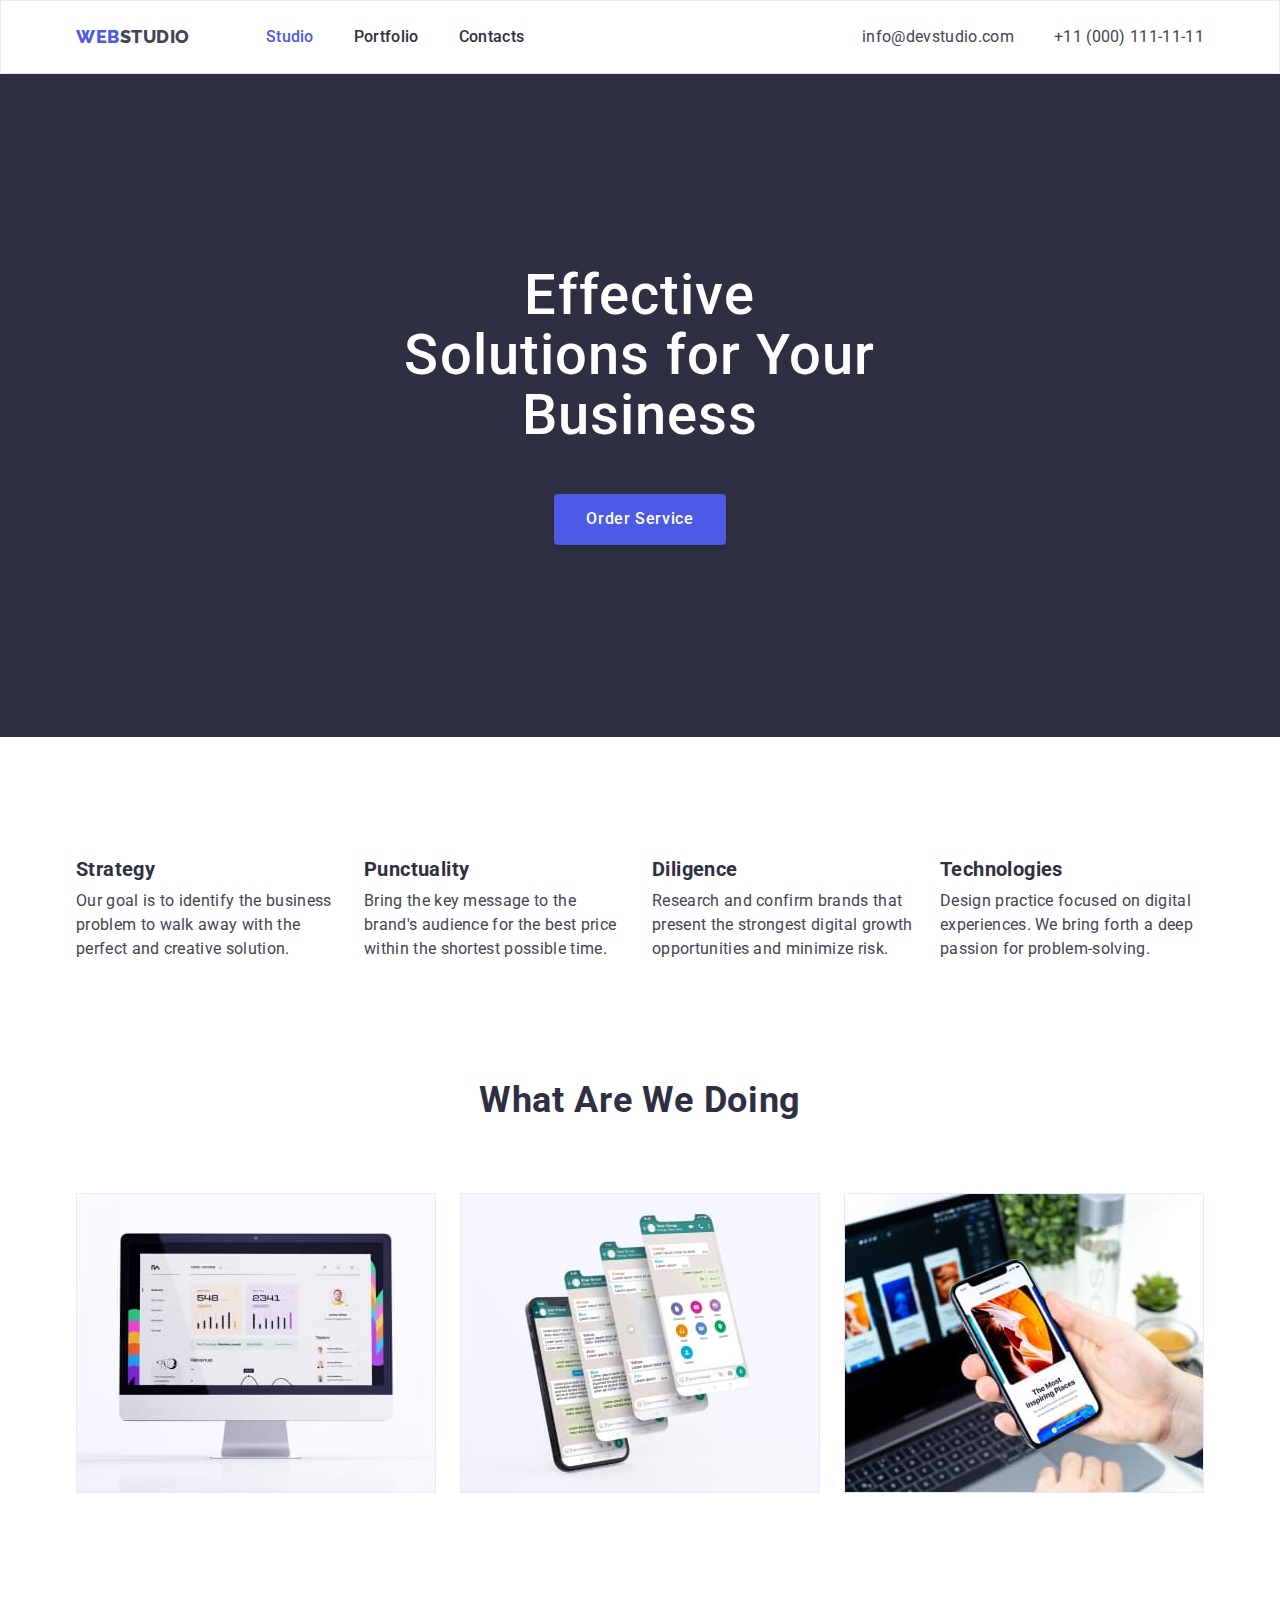
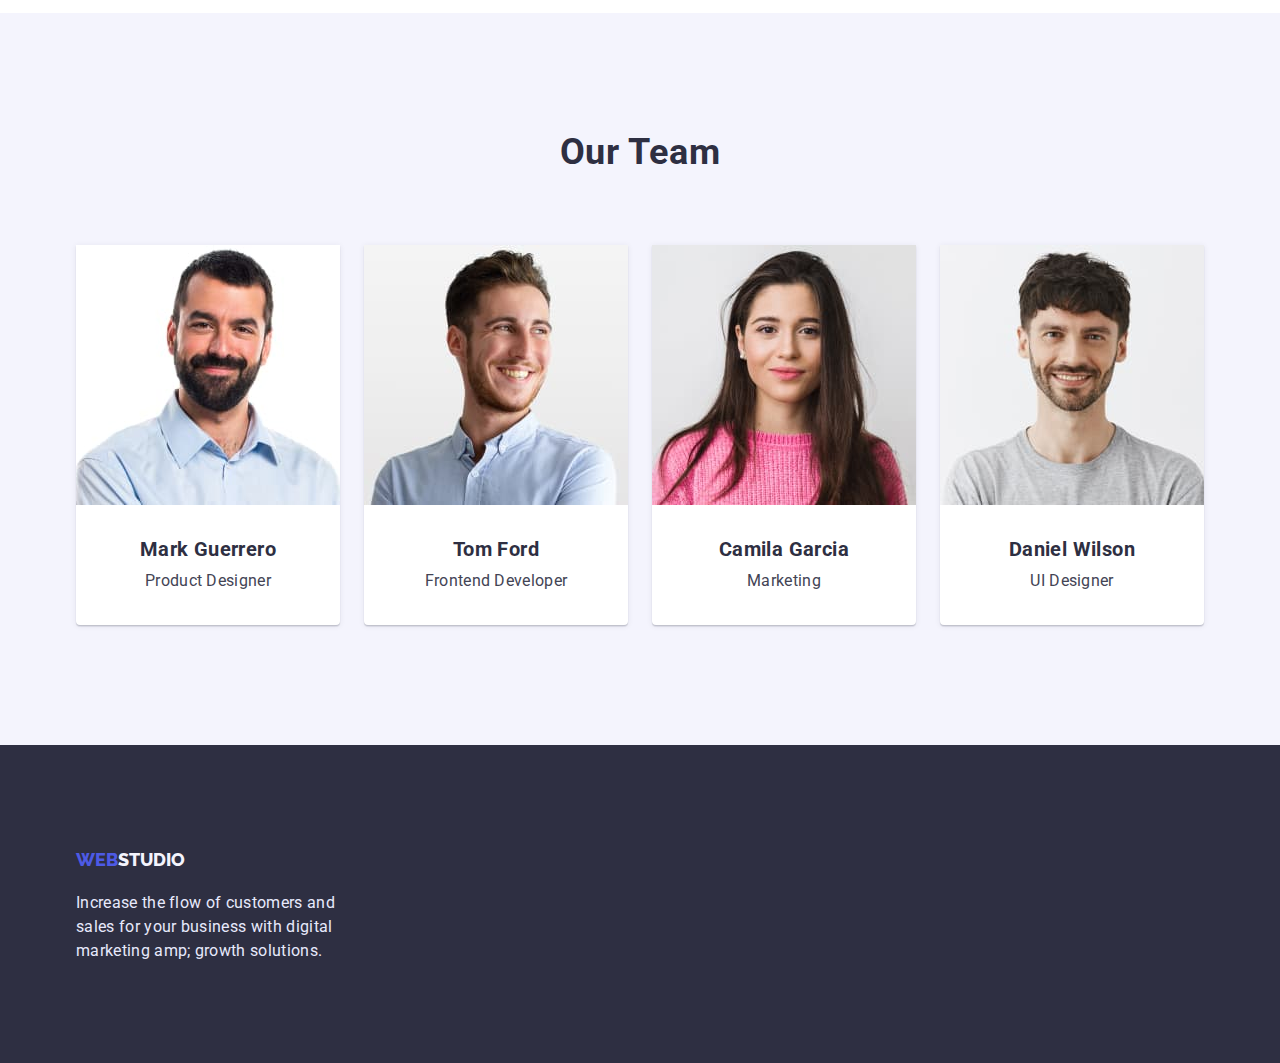
<file: index.html>
<!DOCTYPE html>
<html lang="en">
  <head>
    <meta charset="UTF-8" />
    <meta http-equiv="X-UA-Compatible" content="IE=edge" />
    <meta name="viewport" content="width=device-width, initial-scale=1.0" />
    <title>WebStudio</title>
    <link
      href="https://fonts.googleapis.com/css2?family=Raleway:wght@700&family=Roboto:wght@400;500;700;900&display=swap"
      rel="stylesheet"
    />
    <link
      rel="stylesheet"
      href="https://cdnjs.cloudflare.com/ajax/libs/modern-normalize/1.1.0/modern-normalize.min.css"
    />
    <link rel="stylesheet" href="./css/styles.css" />
  </head>

  <body>
    <header class="page-header">
      <div class="container main-header">
        <nav class="site-nav">
          <a href="/" class="logo link"
            ><span class="logo-web">WEB</span>STUDIO</a
          >
          <ul class="nav-list list">
            <li class="item">
              <a class="link current" href="./index.html">Studio</a>
            </li>
            <li class="item">
              <a class="link" href="./portfolio.html">Portfolio</a>
            </li>
            <li class="item">
              <a class="link" href="./index.html">Contacts</a>
            </li>
          </ul>
        </nav>
        <ul class="contacts-list list">
          <li class="item">
            <a class="link" href="mailto:info@devstudio.com"
              >info@devstudio.com</a
            >
          </li>
          <li class="item">
            <a class="link" href="tel:+110001111111">+11 (000) 111-11-11</a>
          </li>
        </ul>
      </div>
    </header>

    <main>
      <section class="hero section">
        <div class="container">
          <h1 class="hero-title">Effective Solutions for Your Business</h1>
          <button class="hero-btn" type="button">Order Service</button>
        </div>
      </section>

      <section class="advantages section">
        <div class="container">
          <h2 class="visually-hidden">Our advantages</h2>
          <ul class="advantages-list list">
            <li class="item">
              <h3 class="advantages-title">Strategy</h3>
              <p class="advantages-text">
                Our goal is to identify the business problem to walk away with
                the perfect and creative solution.
              </p>
            </li>
            <li class="item">
              <h3 class="advantages-title">Punctuality</h3>
              <p class="advantages-text">
                Bring the key message to the brand's audience for the best price
                within the shortest possible time.
              </p>
            </li>
            <li class="item">
              <h3 class="advantages-title">Diligence</h3>
              <p class="advantages-text">
                Research and confirm brands that present the strongest digital
                growth opportunities and minimize risk.
              </p>
            </li>
            <li class="item">
              <h3 class="advantages-title">Technologies</h3>
              <p class="advantages-text">
                Design practice focused on digital experiences. We bring forth a
                deep passion for problem-solving.
              </p>
            </li>
          </ul>
        </div>
      </section>

      <section class="work section">
        <div class="container">
          <h2 class="section-title">What are we doing</h2>
          <ul class="work-list list">
            <li class="item">
              <img
                class="work-pic"
                width="360"
                height="300"
                src="./images/imac.jpg"
                alt="imac"
              />
            </li>
            <li class="item">
              <img
                class="work-pic"
                width="360"
                height="300"
                src="./images/phone.jpg"
                alt="phone"
              />
            </li>
            <li class="item">
              <img
                class="work-pic"
                width="360"
                height="300"
                src="./images/mobileversion.jpg"
                alt="mobileversion"
              />
            </li>
          </ul>
        </div>
      </section>

      <section class="team section">
        <div class="container">
          <h2 class="section-title">Our Team</h2>
          <ul class="team-list list">
            <li class="item">
              <img
                class="team-foto"
                width="264"
                height="260"
                src="./images/mark-guerrero.jpg"
                alt="Mark Guerrero"
              />
              <div class="team-item-title">
                <h3 class="team-name">Mark Guerrero</h3>
                <p class="team-text">Product Designer</p>
              </div>
            </li>
            <li class="item">
              <img
                class="team-foto"
                width="264"
                height="260"
                src="./images/tom-ford.jpg"
                alt="Tom Ford"
              />
              <div class="team-item-title">
                <h3 class="team-name">Tom Ford</h3>
                <p class="team-text">Frontend Developer</p>
              </div>
            </li>
            <li class="item">
              <img
                class="team-foto"
                width="264"
                height="260"
                src="./images/camila-garcia.jpg"
                alt="Camila Garcia"
              />
              <div class="team-item-title">
                <h3 class="team-name">Camila Garcia</h3>
                <p class="team-text">Marketing</p>
              </div>
            </li>
            <li class="item">
              <img
                class="team-foto"
                width="264"
                height="260"
                src="./images/daniel-wilson.jpg"
                alt="Daniel Wilson"
              />
              <div class="team-item-title">
                <h3 class="team-name">Daniel Wilson</h3>
                <p class="team-text">UI Designer</p>
              </div>
            </li>
          </ul>
        </div>
      </section>
    </main>

    <footer class="footer">
      <div class="container">
        <a href="/" class="footer-logo link"
          ><span class="logo-web">WEB</span>STUDIO</a
        >
        <p class="footer-text">
          Increase the flow of customers and sales for your business with
          digital marketing amp; growth solutions.
        </p>
      </div>
    </footer>
  </body>
</html>
</file>
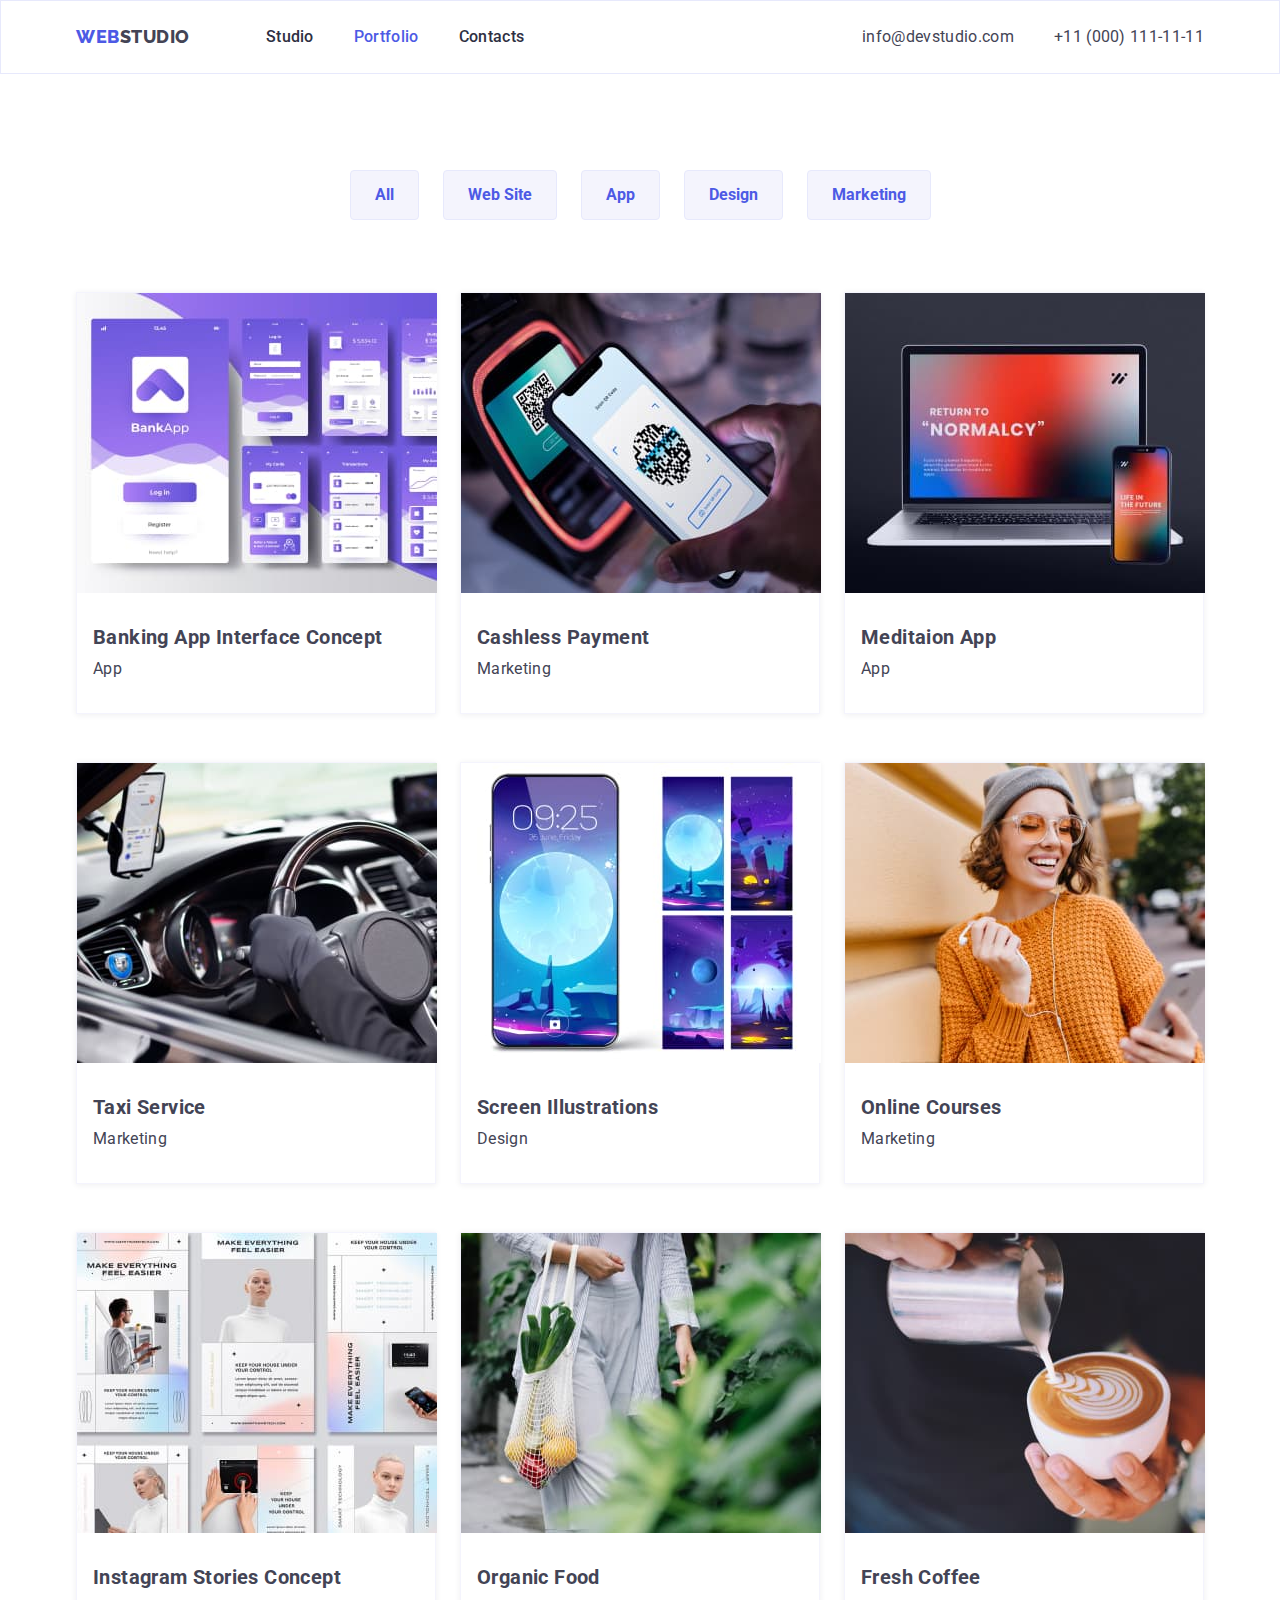
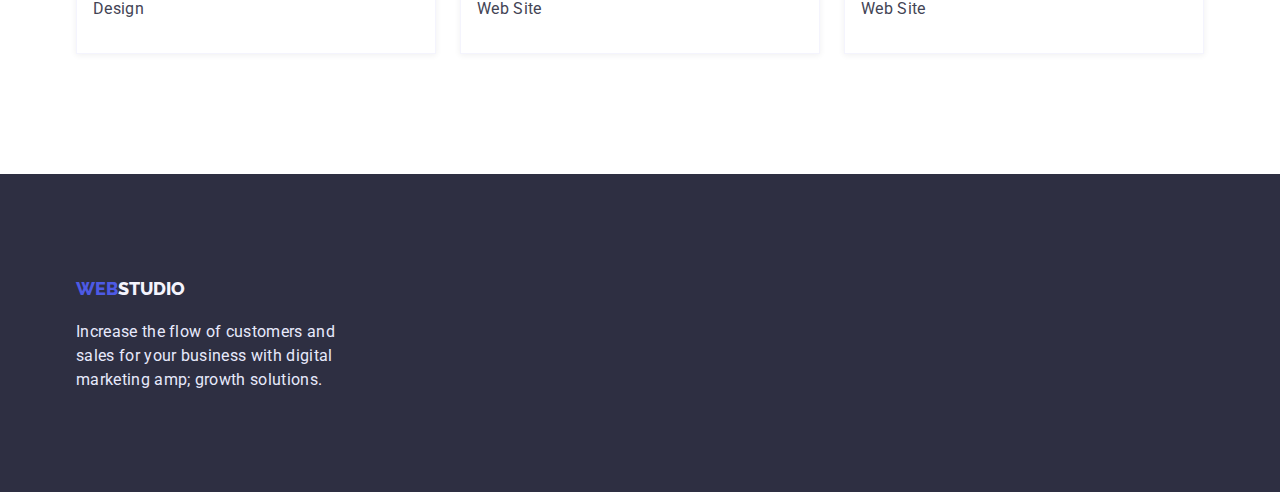
<file: portfolio.html>
<!DOCTYPE html>
<html lang="en">
  <head>
    <meta charset="UTF-8" />
    <meta http-equiv="X-UA-Compatible" content="IE=edge" />
    <meta name="viewport" content="width=device-width, initial-scale=1.0" />
    <title>Portfolio</title>
    <link
      href="https://fonts.googleapis.com/css2?family=Raleway:wght@700&family=Roboto:wght@400;500;700;900&display=swap"
      rel="stylesheet"
    />
    <link
      rel="stylesheet"
      href="https://cdnjs.cloudflare.com/ajax/libs/modern-normalize/1.1.0/modern-normalize.min.css"
    />
    <link rel="stylesheet" href="./css/styles.css" />
  </head>

  <body>
    <header class="page-header">
      <div class="container main-header">
        <nav class="site-nav">
          <a href="/" class="logo link"
            ><span class="logo-web">WEB</span>STUDIO</a
          >
          <ul class="nav-list list">
            <li class="item"><a class="link" href="./index.html">Studio</a></li>
            <li class="item">
              <a class="link current" href="./portfolio.html">Portfolio</a>
            </li>
            <li class="item">
              <a class="link" href="./index.html">Contacts</a>
            </li>
          </ul>
        </nav>
        <ul class="contacts-list list">
          <li class="item">
            <a class="link" href="mailto:info@devstudio.com"
              >info@devstudio.com</a
            >
          </li>
          <li class="item">
            <a class="link" href="tel:+110001111111">+11 (000) 111-11-11</a>
          </li>
        </ul>
      </div>
    </header>

    <main>
      <section class="portfolio section">
        <div class="container">
          <h1 class="visually-hidden">Portfolio filter</h1>
          <ul class="filter-list list">
            <li class="item">
              <button class="filter-btn" type="button">All</button>
            </li>
            <li class="item">
              <button class="filter-btn" type="button">Web Site</button>
            </li>
            <li class="item">
              <button class="filter-btn" type="button">App</button>
            </li>
            <li class="item">
              <button class="filter-btn" type="button">Design</button>
            </li>
            <li class="item">
              <button class="filter-btn" type="button">Marketing</button>
            </li>
          </ul>
          <ul class="projects-list list">
            <li class="item">
              <img
                class="projects-pic"
                width="360"
                height="300"
                src="./images/banking-app-interface.jpg"
                alt="banking app interface"
              />
              <div class="projects-item-title">
                <h2 class="projects-title">Banking App Interface Concept</h2>
                <p class="projects-text">App</p>
              </div>
            </li>
            <li class="item">
              <img
                class="projects-pic"
                width="360"
                height="300"
                src="./images/cashless-payment.jpg"
                alt="cashless payment"
              />
              <div class="projects-item-title">
                <h2 class="projects-title">Cashless Payment</h2>
                <p class="projects-text">Marketing</p>
              </div>
            </li>
            <li class="item">
              <img
                class="projects-pic"
                width="360"
                height="300"
                src="./images/meditaion-app.jpg"
                alt="meditaion app"
              />
              <div class="projects-item-title">
                <h2 class="projects-title">Meditaion App</h2>
                <p class="projects-text">App</p>
              </div>
            </li>
            <li class="item">
              <img
                class="projects-pic"
                width="360"
                height="300"
                src="./images/taxi-service.jpg"
                alt="taxi service"
              />
              <div class="projects-item-title">
                <h2 class="projects-title">Taxi Service</h2>
                <p class="projects-text">Marketing</p>
              </div>
            </li>
            <li class="item">
              <img
                class="projects-pic"
                width="360"
                height="300"
                src="./images/screen-illustrations.jpg"
                alt="screen illustrations"
              />
              <div class="projects-item-title">
                <h2 class="projects-title">Screen Illustrations</h2>
                <p class="projects-text">Design</p>
              </div>
            </li>
            <li class="item">
              <img
                class="projects-pic"
                width="360"
                height="300"
                src="./images/online-courses.jpg"
                alt="online courses"
              />
              <div class="projects-item-title">
                <h2 class="projects-title">Online Courses</h2>
                <p class="projects-text">Marketing</p>
              </div>
            </li>
            <li class="item">
              <img
                class="projects-pic"
                width="360"
                height="300"
                src="./images/instagram-stories-concept.jpg"
                alt="instagram stories concept"
              />
              <div class="projects-item-title">
                <h2 class="projects-title">Instagram Stories Concept</h2>
                <p class="projects-text">Design</p>
              </div>
            </li>
            <li class="item">
              <img
                class="projects-pic"
                width="360"
                height="300"
                src="./images/organic-food.jpg"
                alt="organic food"
              />
              <div class="projects-item-title">
                <h2 class="projects-title">Organic Food</h2>
                <p class="projects-text">Web Site</p>
              </div>
            </li>
            <li class="item">
              <img
                class="projects-pic"
                width="360"
                height="300"
                src="./images/fresh-coffee.jpg"
                alt="fresh coffee"
              />
              <div class="projects-item-title">
                <h2 class="projects-title">Fresh Coffee</h2>
                <p class="projects-text">Web Site</p>
              </div>
            </li>
          </ul>
        </div>
      </section>
    </main>

    <footer class="footer">
      <div class="container">
        <a href="/" class="footer-logo link"
          ><span class="logo-web">WEB</span>STUDIO</a
        >
        <p class="footer-text">
          Increase the flow of customers and sales for your business with
          digital marketing amp; growth solutions.
        </p>
      </div>
    </footer>
  </body>
</html>
</file>
<file: css/styles.css>
/* root */
:root {
  --white-bg-color: #ffff;
  --light-bg-color: #f4f4fd;
  --first-text-color: #434455;
  --second-text-color: #8e8f99;
  --primary-brand-color: #4d5ae5;
  --accent-color: #e7e9fc;
  --dark-shadows-color: #2e2f42;
}

/* body */
body {
  font-family: "Roboto", sans-serif;
  font-size: 16px;
  color: var(--first-text-color);
  background-color: var(--white-bg-color);
}

/* common parameters */
.container {
  width: 1158px;
  margin: 0 auto;
  padding: 0 15px;
}

.section {
  padding-top: 120px;
  padding-bottom: 120px;
}

h1,
h2,
h3,
h4,
h5,
h6,
p,
ul {
  margin: 0;
  padding: 0;
}

.list {
  list-style: none;
}

.link {
  text-decoration: none;
}

.visually-hidden {
  position: absolute;
  width: 1px;
  height: 1px;
  margin: -1px;
  border: 0;
  padding: 0;

  white-space: nowrap;
  clip-path: inset(100%);
  clip: rect(0 0 0 0);
  overflow: hidden;
}

/* header */
.page-header {
  border: 1px solid #e7e9fc;
}

.main-header,
.site-nav {
  display: flex;
  align-items: center;
}

.logo {
  margin-right: 76px;

  font-family: "Raleway";
  font-style: normal;
  font-weight: 800;
  font-size: 18px;
  line-height: 1.33;
  color: var(--first-text-color);
  letter-spacing: 0.03em;
}

.logo-web {
  color: var(--primary-brand-color);
}

.nav-list {
  display: flex;
}

.nav-list .item:not(:last-child) {
  margin-right: 40px;
}

.nav-list .link:hover,
.nav-list .link:focus {
  color: var(--primary-brand-color);
}

.nav-list .link:active {
  color: var(--primary-brand-color);
}

.nav-list .link {
  display: block;
  padding-top: 24px;
  padding-bottom: 24px;

  color: var(--dark-shadows-color);
  font-weight: 500;
  line-height: 1.5;
  letter-spacing: 0.02em;
}

.link.current {
  color: var(--primary-brand-color);
}

.contacts-list {
  display: flex;
  margin-left: auto;
}

.contacts-list .item + .item {
  margin-left: 40px;
}

.contacts-list .link {
  color: var(--first-text-color);
  line-height: 1.5;
  letter-spacing: 0.02em;
}

.contacts-list .link:hover,
.contacts-list .link:focus {
  color: #4d5ae5;
}

/* hero */
.hero.section {
  padding-top: 192px;
  padding-bottom: 192px;

  background-color: var(--dark-shadows-color);
  text-align: center;
}

.hero-title {
  width: 492px;
  margin: 0 auto 48px;

  color: var(--white-bg-color);
  font-weight: 500;
  font-size: 56px;
  line-height: 1.07;
  letter-spacing: 0.02em;
  text-align: center;
}

.hero-btn {
  display: flex;
  margin-right: auto;
  margin-left: auto;
  align-items: center;
  border: 0;
  border-radius: 4px;
  padding: 16px 32px;
  height: 51px;

  color: var(--white-bg-color);
  background-color: var(--primary-brand-color);
  font-weight: 500;
  line-height: 1.9;
  font-family: inherit;
  box-shadow: 0px 4px 4px rgba(0, 0, 0, 0.15);
  letter-spacing: 0.04em;
  cursor: pointer;
}

.hero-btn:hover,
.hero-btn:focus {
  background-color: #404bbf;
}

/* advantages-section */
.advantages {
  padding-bottom: 0;
}

.advantages-list {
  display: flex;
}

.advantages-list .item {
  width: 264px;
}

.advantages-list .item + .item {
  margin-left: 24px;
}

.advantages-title {
  margin-bottom: 8px;

  font-size: 20px;
  line-height: 1.2;
  letter-spacing: 0.02em;
  color: var(--dark-shadows-color);
}

.advantages-text {
  line-height: 1.5;
  letter-spacing: 0.02em;
}

/* work-section */
.section-title {
  margin-bottom: 72px;
  text-align: center;

  font-size: 36px;
  line-height: 1.11;
  letter-spacing: 0.02em;
  text-transform: capitalize;
  color: var(--dark-shadows-color);
}

.work-list {
  display: flex;
}

.work-list .item + .item {
  margin-left: 24px;
}

.work-pic {
  display: block;
}

/* team-section */
.team {
  background-color: var(--light-bg-color);
}

.team-list {
  display: flex;
}

.team-list .item + .item {
  margin-left: 24px;
}

.team-item-title {
  padding-top: 32px;
  padding-bottom: 32px;
}

.team-list .item {
  box-shadow: 0px 1px 6px rgba(46, 47, 66, 0.08),
    0px 1px 1px rgba(46, 47, 66, 0.16), 0px 2px 1px rgba(46, 47, 66, 0.08);
  border-radius: 0px 0px 4px 4px;
  background-color: var(--white-bg-color);
}

.team-foto {
  display: block;
}

.team-name {
  margin-bottom: 8px;

  font-size: 20px;
  line-height: 1.2;
  color: var(--dark-shadows-color);
  text-align: center;
  letter-spacing: 0.02em;
}

.team-text {
  line-height: 1.5;
  text-align: center;
  letter-spacing: 0.02em;
}

/* footer */
.footer {
  padding-top: 100px;
  padding-bottom: 100px;

  background-color: var(--dark-shadows-color);
}

.footer-logo {
  display: block;
  margin-bottom: 16px;

  font-family: "Raleway";
  font-style: normal;
  font-weight: 800;
  font-size: 18px;
  line-height: 1.67;
  color: var(--light-bg-color);
}

.footer-text {
  width: 264px;

  line-height: 1.5;
  color: var(--accent-color);
  letter-spacing: 0.02em;
}

/* portfolio */
.portfolio.section {
  padding-top: 96px;
}

.filter-list {
  display: flex;
  margin-bottom: 72px;
  justify-content: center;
  align-items: center;
}

.filter-list .item + .item {
  margin-left: 24px;
}

.filter-btn:hover,
.filter-btn:focus {
  color: var(--white-bg-color);
  background-color: var(--primary-brand-color);
}

.filter-btn {
  padding: 12px 24px;
  border: 1px solid #e7e9fc;
  border-radius: 4px;

  font-family: inherit;
  cursor: pointer;
  font-weight: 700;
  line-height: 1.5;
  color: var(--primary-brand-color);
  background-color: var(--light-bg-color);
}

.projects-list {
  display: flex;
  flex-wrap: wrap;
}

.projects-list .item {
  width: 360px;
  margin-right: 24px;
  margin-bottom: 48px;
  border: 0.5px solid #f4f4fd;

  background-color: var(--white-bg-color);
  box-shadow: 0px 1px 6px rgba(46, 47, 66, 0.08);
}

.projects-list .item:nth-child(3n) {
  margin-right: 0;
}

.projects-list .item:nth-last-child(-n + 3) {
  margin-bottom: 0;
}

.projects-pic {
  display: block;
}

.projects-item-title {
  padding-top: 32px;
  padding-bottom: 32px;
  padding-left: 16px;
}

.projects-title {
  margin-bottom: 8px;

  font-size: 20px;
  line-height: 1.2;
  counter-reset: var(--dark-shadows-color);
  letter-spacing: 0.02em;
}

.projects-text {
  line-height: 1.5;
  letter-spacing: 0.02em;
}
</file>
